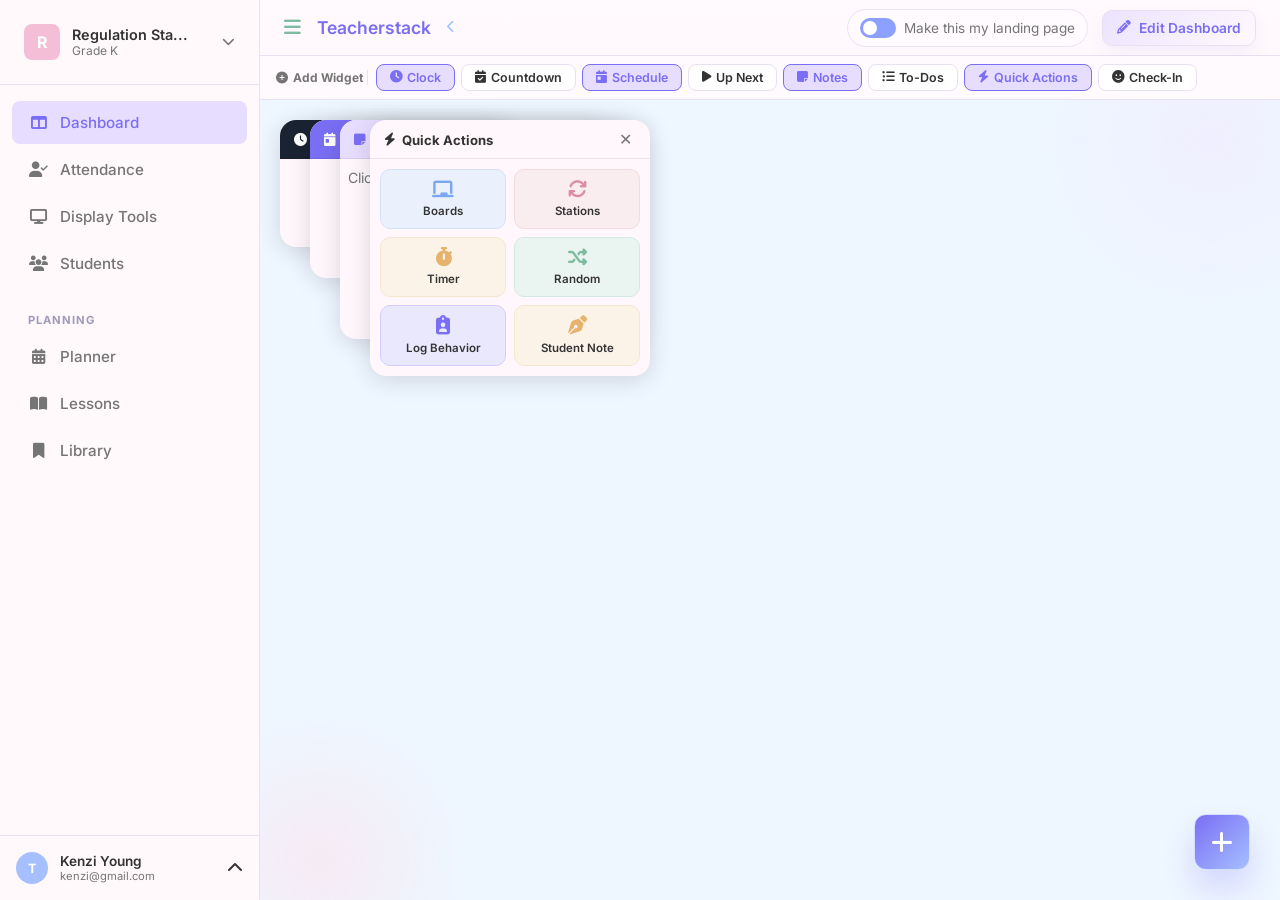
<file: My First Web App/Teacher Command Center/index.html>
<!DOCTYPE html>
<html lang="en">
<head>
    <meta charset="UTF-8">
    <meta name="viewport" content="width=device-width, initial-scale=1.0">
    <title>Teacher Command Center</title>
    <script>
        const allowedPages = new Set(['dashboard.html']);
        const storedLandingPage = localStorage.getItem('teacherstack-landing-page') || 'dashboard.html';
        const landingPage = allowedPages.has(storedLandingPage) ? storedLandingPage : 'dashboard.html';
        window.location.replace(landingPage);
    </script>
</head>
<body>
    <p>Redirecting to <a href="dashboard.html">dashboard.html</a>...</p>
</body>
</html>
</file>
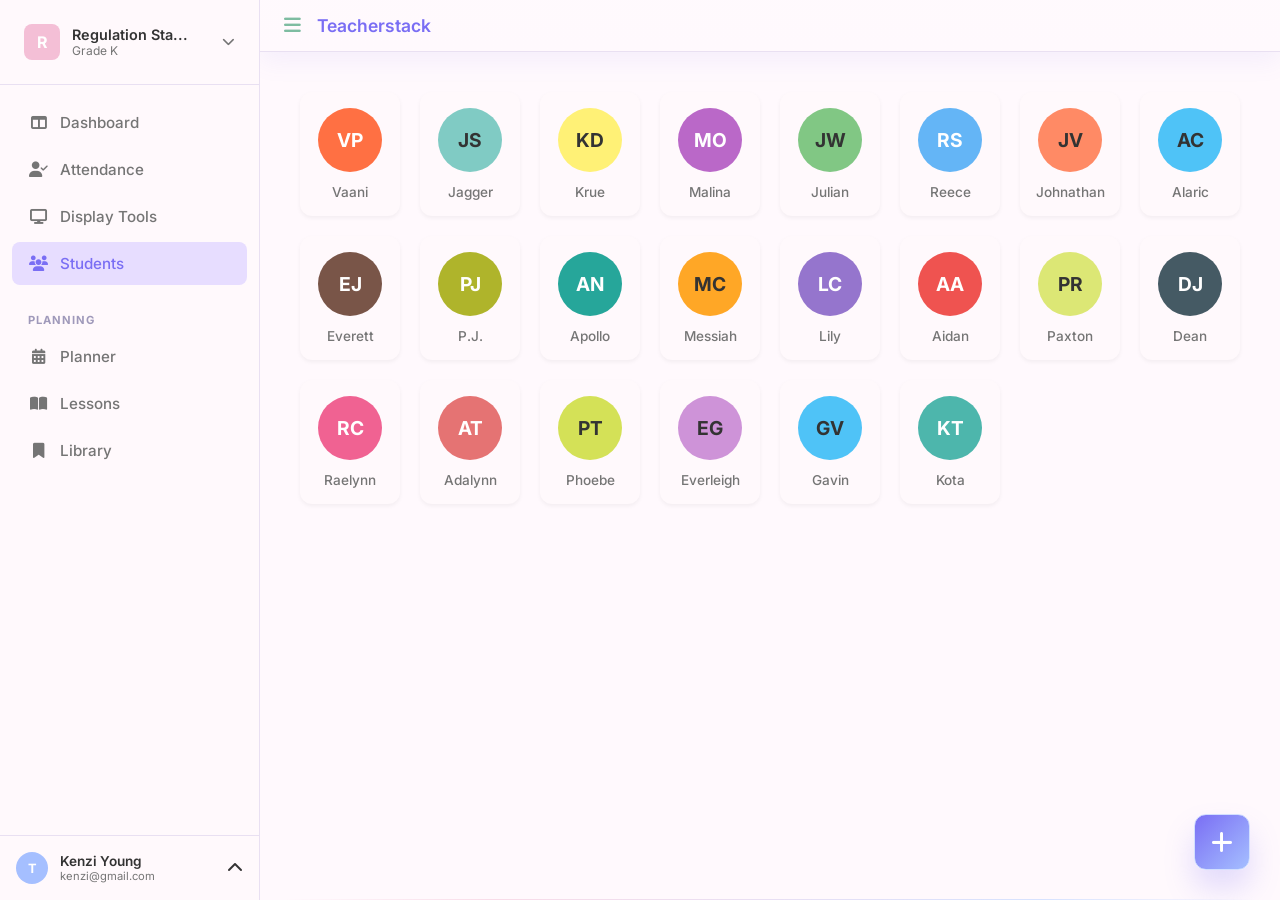
<file: My First Web App/Teacher Command Center/students.html>
<!DOCTYPE html>
<html lang="en">
<head>
    <meta charset="UTF-8">
    <meta name="viewport" content="width=device-width, initial-scale=1.0">
    <title>Teacherstack - Students</title>
    <link rel="stylesheet" href="dashboard.css">
    <link rel="stylesheet" href="students.css">
    <link rel="preconnect" href="https://fonts.googleapis.com">
    <link rel="preconnect" href="https://fonts.gstatic.com" crossorigin>
    <link href="https://fonts.googleapis.com/css2?family=Inter:wght@300;400;500;600;700&display=swap" rel="stylesheet">
    <link rel="stylesheet" href="https://cdnjs.cloudflare.com/ajax/libs/font-awesome/6.4.0/css/all.min.css">
</head>
<body>
    <div class="app-container">
        <!-- Sidebar -->
        <aside class="sidebar">
            <div class="sidebar-header">
                <div class="profile-icon">R</div>
                <div class="class-info">
                    <span class="class-name">Regulation Sta...</span>
                    <span class="grade">Grade K</span>
                </div>
                <i class="fa-solid fa-chevron-down toggle-icon" aria-hidden="true"></i>
            </div>
            
            <nav class="sidebar-nav">
                <a href="dashboard.html" class="nav-item">
                    <i class="fa-solid fa-table-columns" aria-hidden="true"></i>
                    <span>Dashboard</span>
                </a>
                <a href="attendance.html" class="nav-item">
                    <i class="fa-solid fa-user-check" aria-hidden="true"></i>
                    <span>Attendance</span>
                </a>
                <a href="whiteboard.html" class="nav-item">
                    <i class="fa-solid fa-display" aria-hidden="true"></i>
                    <span>Display Tools</span>
                </a>
                <a href="students.html" class="nav-item active">
                    <i class="fa-solid fa-users" aria-hidden="true"></i>
                    <span>Students</span>
                </a>
                
                <div class="nav-section">PLANNING</div>
                <a href="planner.html" class="nav-item">
                    <i class="fa-solid fa-calendar-days" aria-hidden="true"></i>
                    <span>Planner</span>
                </a>
                <a href="lessons.html" class="nav-item">
                    <i class="fa-solid fa-book-open" aria-hidden="true"></i>
                    <span>Lessons</span>
                </a>
                <a href="library.html" class="nav-item">
                    <i class="fa-solid fa-bookmark" aria-hidden="true"></i>
                    <span>Library</span>
                </a>
            </nav>
            
            <div class="sidebar-footer user-profile">
                <div class="user-avatar">T</div>
                <div class="user-info">
                    <span class="user-name">Kenzi Young</span>
                    <span class="user-email">kenzi@gmail.com</span>
                </div>
                <i class="fa-solid fa-chevron-up" aria-hidden="true"></i>
            </div>
        </aside>

        <!-- Main Content -->
        <main class="main-content light-bg">
            <header class="top-nav">
                <div class="nav-left">
                    <i class="fa-solid fa-bars menu-toggle" aria-hidden="true"></i>
                    <span class="brand-name">Teacherstack</span>
                </div>
            </header>

            <div class="students-container">
                <h1 class="sr-only">Students</h1>
                <div class="student-grid" id="student-grid">
                    <!-- Students will be generated here -->
                </div>
            </div>

            <!-- Floating Action Buttons -->
            <div class="fab-container" id="fab-container">
                <button class="fab-text"><i class="fa-solid fa-clipboard-user" aria-hidden="true"></i> Log Behavior</button>
                <button class="fab-text"><i class="fa-solid fa-pen-nib" aria-hidden="true"></i> Student Note</button>
                <button class="bottom-right-toggle" id="fab-toggle-close" aria-label="Close action menu">
                    <i class="fa-solid fa-xmark" aria-hidden="true"></i>
                </button>
                <button class="fab-main" id="fab-toggle-open" aria-label="Open action menu">
                    <i class="fa-solid fa-plus" aria-hidden="true"></i>
                </button>
            </div>
        </main>
    </div>


<!-- ===== Student Detail Modal ===== -->
<div id="student-modal" style="display:none;position:fixed;inset:0;background:rgba(0,0,0,0.45);z-index:2000;align-items:center;justify-content:center;" onclick="if(event.target===this)closeStudentModal()">
  <div style="background:#fff;border-radius:18px;padding:0;width:420px;max-width:96vw;max-height:88vh;display:flex;flex-direction:column;box-shadow:0 24px 48px rgba(0,0,0,0.22);overflow:hidden;">
    <div id="student-modal-header" style="padding:24px 24px 16px;display:flex;align-items:center;gap:16px;">
      <div id="sm-avatar" style="width:52px;height:52px;border-radius:50%;display:flex;align-items:center;justify-content:center;font-size:1.25rem;font-weight:700;flex-shrink:0;"></div>
      <div style="flex:1;">
        <div id="sm-name" style="font-size:1.2rem;font-weight:700;color:#222;"></div>
        <div id="sm-stats" style="font-size:0.8rem;color:#888;margin-top:2px;"></div>
      </div>
      <button onclick="closeStudentModal()" style="background:none;border:none;cursor:pointer;font-size:1.3rem;color:#aaa;padding:4px;">✕</button>
    </div>
    <div style="display:flex;gap:8px;padding:0 24px 12px;">
    <button onclick="openBehaviorForCurrentStudent()" style="flex:1;background:#ede9fe;color:#6366f1;border:none;border-radius:10px;padding:9px;font-size:0.85rem;font-weight:600;cursor:pointer;"><i class="fa-solid fa-clipboard-user"></i> Log Behavior</button>
    <button onclick="openNoteForCurrentStudent()" style="flex:1;background:#fef3c7;color:#d97706;border:none;border-radius:10px;padding:9px;font-size:0.85rem;font-weight:600;cursor:pointer;"><i class="fa-solid fa-pen-nib"></i> Add Note</button>
    </div>
    <div style="flex:1;overflow-y:auto;padding:0 24px 20px;">
      <div style="font-size:0.78rem;font-weight:600;color:#aaa;text-transform:uppercase;letter-spacing:.06em;margin-bottom:8px;">Recent Activity</div>
      <div id="sm-activity" style="display:flex;flex-direction:column;gap:6px;"></div>
    </div>
  </div>
</div>

<!-- ===== Log Behavior Modal ===== -->
<div id="behavior-modal" style="display:none;position:fixed;inset:0;background:rgba(0,0,0,0.45);z-index:3000;align-items:center;justify-content:center;" onclick="if(event.target===this)closeBehaviorModal()">
  <div style="background:#fff;border-radius:18px;padding:24px;width:400px;max-width:96vw;display:flex;flex-direction:column;gap:14px;box-shadow:0 24px 48px rgba(0,0,0,0.22);">
    <div style="display:flex;align-items:center;justify-content:space-between;">
      <span style="font-size:1.05rem;font-weight:700;"><i class="fa-solid fa-clipboard-user" style="color:#6366f1;margin-right:8px;"></i>Log Behavior</span>
      <button onclick="closeBehaviorModal()" style="background:none;border:none;cursor:pointer;font-size:1.2rem;color:#aaa;">✕</button>
    </div>
    <div>
      <label style="font-size:0.78rem;color:#888;display:block;margin-bottom:5px;">Student</label>
      <select id="beh-student" style="width:100%;padding:10px 12px;border:1.5px solid #e0e0e0;border-radius:10px;font-family:inherit;font-size:0.9rem;outline:none;"></select>
    </div>
    <div>
      <label style="font-size:0.78rem;color:#888;display:block;margin-bottom:6px;">Behavior</label>
      <div id="beh-options" style="display:flex;flex-wrap:wrap;gap:6px;"></div>
    </div>
    <div>
      <label style="font-size:0.78rem;color:#888;display:block;margin-bottom:5px;">Note (optional)</label>
      <input id="beh-note" type="text" placeholder="Add a note..." style="width:100%;box-sizing:border-box;padding:10px 12px;border:1.5px solid #e0e0e0;border-radius:10px;font-family:inherit;font-size:0.9rem;outline:none;">
    </div>
    <button onclick="saveBehavior()" style="background:#6366f1;color:#fff;border:none;border-radius:10px;padding:11px;font-size:0.95rem;font-weight:600;cursor:pointer;">Save</button>
  </div>
</div>

<!-- ===== Student Note Modal ===== -->
<div id="note-modal" style="display:none;position:fixed;inset:0;background:rgba(0,0,0,0.45);z-index:3000;align-items:center;justify-content:center;" onclick="if(event.target===this)closeNoteModal()">
  <div style="background:#fff;border-radius:18px;padding:24px;width:400px;max-width:96vw;display:flex;flex-direction:column;gap:14px;box-shadow:0 24px 48px rgba(0,0,0,0.22);">
    <div style="display:flex;align-items:center;justify-content:space-between;">
      <span style="font-size:1.05rem;font-weight:700;"><i class="fa-solid fa-pen-nib" style="color:#d97706;margin-right:8px;"></i>Student Note</span>
      <button onclick="closeNoteModal()" style="background:none;border:none;cursor:pointer;font-size:1.2rem;color:#aaa;">✕</button>
    </div>
    <div>
      <label style="font-size:0.78rem;color:#888;display:block;margin-bottom:5px;">Student</label>
      <select id="note-student" style="width:100%;padding:10px 12px;border:1.5px solid #e0e0e0;border-radius:10px;font-family:inherit;font-size:0.9rem;outline:none;"></select>
    </div>
    <div>
      <label style="font-size:0.78rem;color:#888;display:block;margin-bottom:5px;">Note</label>
      <textarea id="note-text" placeholder="Write a note about this student..." style="width:100%;box-sizing:border-box;padding:10px 12px;border:1.5px solid #e0e0e0;border-radius:10px;font-family:inherit;font-size:0.9rem;outline:none;resize:vertical;min-height:90px;"></textarea>
    </div>
    <button onclick="saveStudentNote()" style="background:#d97706;color:#fff;border:none;border-radius:10px;padding:11px;font-size:0.95rem;font-weight:600;cursor:pointer;">Save Note</button>
  </div>
</div>

    <script src="students.js"></script>
    <script>
        function getStudentList() {
            return (typeof students !== 'undefined' && Array.isArray(students)) ? students : [];
        }

        function getSafeContrastColor(color) {
            return typeof getContrastColor === 'function' ? getContrastColor(color) : '#ffffff';
        }

        function readStoredJSON(key, fallback) {
            try {
                const value = localStorage.getItem(key);
                return value ? JSON.parse(value) : fallback;
            } catch (e) {
                return fallback;
            }
        }

        // ===== Render student grid =====
        const grid = document.getElementById('student-grid');
        const studentList = getStudentList();
        if (studentList.length === 0) {
            grid.innerHTML = '<p style="grid-column:1 / -1;color:#999;text-align:center;padding:24px 0;">Student roster unavailable.</p>';
        }
        studentList.forEach(s => {
            const card = document.createElement('button');
            card.className = 'student-card';
            card.setAttribute('aria-label', `Student: ${s.name}`);
            const textColor = getSafeContrastColor(s.color);
            card.innerHTML = `
                <div class="student-avatar" style="background-color: ${s.color}; color: ${textColor}" aria-hidden="true">${s.initials}</div>
                <div class="student-name">${s.name}</div>
            `;
            card.addEventListener('click', () => openStudentModal(s));
            grid.appendChild(card);
        });

        // FAB toggle
        const fabContainer = document.getElementById('fab-container');
        const fabOpen = document.getElementById('fab-toggle-open');
        const fabClose = document.getElementById('fab-toggle-close');
        if (fabOpen && fabClose && fabContainer) {
            fabOpen.addEventListener('click', () => fabContainer.classList.add('active'));
            fabClose.addEventListener('click', () => fabContainer.classList.remove('active'));
        }
        document.querySelectorAll('.fab-text').forEach(btn => {
            btn.addEventListener('click', () => {
                fabContainer.classList.remove('active');
                if (btn.querySelector('.fa-clipboard-user')) openLogBehavior(null);
                else openStudentNote(null);
            });
        });

        (function applyShellSettings() {
            const className = localStorage.getItem('dash-class-name');
            const grade = localStorage.getItem('dash-grade');
            const teacher = localStorage.getItem('dash-teacher');
            const email = localStorage.getItem('dash-email');

            if (className) document.querySelectorAll('.class-name').forEach(el => el.textContent = className);
            if (grade) document.querySelectorAll('.grade').forEach(el => el.textContent = grade);
            if (teacher) document.querySelectorAll('.user-name').forEach(el => el.textContent = teacher);
            if (email) document.querySelectorAll('.user-email').forEach(el => el.textContent = email);
        })();

        // ===== Student data helpers =====
        let currentStudent = null;
        const BEHAVIORS_POS = [
            {label:'Great listener',icon:'👂'},{label:'Good helper',icon:'🤝'},
            {label:'Kind friend',icon:'❤️'},{label:'Hard worker',icon:'💪'},
            {label:'Good effort',icon:'⭐'},{label:'Following directions',icon:'✅'}
        ];
        const BEHAVIORS_NEG = [
            {label:'Off task',icon:'😶'},{label:'Disruptive',icon:'📢'},
            {label:'Not following directions',icon:'🚫'},{label:'Unkind',icon:'😠'},
            {label:'Out of seat',icon:'🪑'}
        ];
        let selectedBehavior = null;

        function getStudentLog(name) { return readStoredJSON('slog-' + name, []); }
        function saveStudentLog(name, log) { localStorage.setItem('slog-' + name, JSON.stringify(log)); }

        // ===== Student detail modal =====
        function openStudentModal(s) {
            currentStudent = s;
            const textColor = getSafeContrastColor(s.color);
            document.getElementById('sm-avatar').style.cssText = `width:52px;height:52px;border-radius:50%;display:flex;align-items:center;justify-content:center;font-size:1.25rem;font-weight:700;flex-shrink:0;background:${s.color};color:${textColor}`;
            document.getElementById('sm-avatar').textContent = s.initials;
            document.getElementById('sm-name').textContent = s.name;
            renderStudentActivity(s.name);
            document.getElementById('student-modal').style.display = 'flex';
        }
        function closeStudentModal() {
            currentStudent = null;
            document.getElementById('student-modal').style.display = 'none';
        }

        function openBehaviorForCurrentStudent() {
            const selectedStudent = currentStudent;
            closeStudentModal();
            openLogBehavior(selectedStudent);
        }

        function openNoteForCurrentStudent() {
            const selectedStudent = currentStudent;
            closeStudentModal();
            openStudentNote(selectedStudent);
        }

        function renderStudentActivity(name) {
            const log = getStudentLog(name).slice().reverse();
            const el = document.getElementById('sm-activity');
            const pos = log.filter(e => e.type === 'pos').length;
            const neg = log.filter(e => e.type === 'neg').length;
            document.getElementById('sm-stats').textContent = `${pos} positive · ${neg} needs work · ${log.filter(e=>e.type==='note').length} notes`;
            if (log.length === 0) {
                el.innerHTML = '<p style="color:#bbb;font-size:0.85rem;text-align:center;padding:16px 0;">No entries yet</p>';
                return;
            }
            const colors = {pos:'#dcfce7',neg:'#fee2e2',note:'#fef3c7'};
            const tcolors = {pos:'#16a34a',neg:'#dc2626',note:'#d97706'};
            const icons = {pos:'fa-circle-check',neg:'fa-circle-exclamation',note:'fa-note-sticky'};
            el.innerHTML = '';
            log.slice(0, 20).forEach(entry => {
                const row = document.createElement('div');
                row.style.cssText = `display:flex;align-items:flex-start;gap:10px;padding:8px 10px;border-radius:10px;background:${colors[entry.type] || '#f3f4f6'};`;

                const icon = document.createElement('i');
                icon.className = `fa-solid ${icons[entry.type] || 'fa-note-sticky'}`;
                icon.style.cssText = `color:${tcolors[entry.type] || '#666'};margin-top:2px;flex-shrink:0;`;

                const info = document.createElement('div');
                info.style.cssText = 'flex:1;min-width:0;';

                const title = document.createElement('div');
                title.style.cssText = 'font-size:0.85rem;font-weight:600;color:#333;';
                title.textContent = `${entry.icon || ''} ${entry.label || entry.text || ''}`.trim();
                info.appendChild(title);

                if (entry.note) {
                    const note = document.createElement('div');
                    note.style.cssText = 'font-size:0.78rem;color:#666;margin-top:2px;';
                    note.textContent = entry.note;
                    info.appendChild(note);
                }

                const date = document.createElement('div');
                date.style.cssText = 'font-size:0.72rem;color:#aaa;margin-top:2px;';
                date.textContent = new Date(entry.date).toLocaleString('en-US', {
                    month: 'short',
                    day: 'numeric',
                    hour: '2-digit',
                    minute: '2-digit'
                });
                info.appendChild(date);

                row.appendChild(icon);
                row.appendChild(info);
                el.appendChild(row);
            });
        }

        // ===== Log Behavior modal =====
        function populateStudentSelect(selectId, preselect) {
            const sel = document.getElementById(selectId);
            const list = getStudentList();
            if (list.length === 0) {
                sel.innerHTML = '<option value="">Student roster unavailable</option>';
                sel.disabled = true;
                return false;
            }
            sel.disabled = false;
            sel.innerHTML = list.map(s => `<option value="${s.name}" ${s.name===preselect?'selected':''}>${s.name}</option>`).join('');
            return true;
        }
        function openLogBehavior(s) {
            selectedBehavior = null;
            if (!populateStudentSelect('beh-student', s ? s.name : null)) {
                alert('Student roster unavailable.');
                return;
            }
            document.getElementById('beh-note').value = '';
            const opts = document.getElementById('beh-options');
            opts.innerHTML = [
                '<div style="width:100%;font-size:0.75rem;color:#16a34a;font-weight:600;margin-bottom:2px;">Positive</div>',
                ...BEHAVIORS_POS.map(b => `<button type="button" class="beh-btn pos" data-label="${b.label}" data-icon="${b.icon}" data-type="pos" style="background:#f0fdf4;border:2px solid #bbf7d0;border-radius:8px;padding:5px 10px;font-size:0.78rem;cursor:pointer;">${b.icon} ${b.label}</button>`),
                '<div style="width:100%;font-size:0.75rem;color:#dc2626;font-weight:600;margin:6px 0 2px;">Needs Work</div>',
                ...BEHAVIORS_NEG.map(b => `<button type="button" class="beh-btn neg" data-label="${b.label}" data-icon="${b.icon}" data-type="neg" style="background:#fff0f0;border:2px solid #fecaca;border-radius:8px;padding:5px 10px;font-size:0.78rem;cursor:pointer;">${b.icon} ${b.label}</button>`)
            ].join('');
            opts.querySelectorAll('.beh-btn').forEach(btn => {
                btn.addEventListener('click', () => {
                    opts.querySelectorAll('.beh-btn').forEach(b => b.style.borderColor = b.dataset.type==='pos'?'#bbf7d0':'#fecaca');
                    btn.style.borderColor = btn.dataset.type==='pos' ? '#16a34a' : '#dc2626';
                    selectedBehavior = {label:btn.dataset.label, icon:btn.dataset.icon, type:btn.dataset.type};
                });
            });
            document.getElementById('behavior-modal').style.display = 'flex';
        }
        function closeBehaviorModal() {
            selectedBehavior = null;
            document.getElementById('behavior-modal').style.display = 'none';
        }
        function saveBehavior() {
            if (!selectedBehavior) { alert('Please select a behavior.'); return; }
            const name = document.getElementById('beh-student').value;
            if (!name) { alert('Student roster unavailable.'); return; }
            const note = document.getElementById('beh-note').value.trim();
            const log = getStudentLog(name);
            log.push({ type: selectedBehavior.type, label: selectedBehavior.label, icon: selectedBehavior.icon, note, date: new Date().toISOString() });
            saveStudentLog(name, log);
            closeBehaviorModal();
            if (currentStudent && currentStudent.name === name) renderStudentActivity(name);
        }

        // ===== Student Note modal =====
        function openStudentNote(s) {
            if (!populateStudentSelect('note-student', s ? s.name : null)) {
                alert('Student roster unavailable.');
                return;
            }
            document.getElementById('note-text').value = '';
            document.getElementById('note-modal').style.display = 'flex';
            setTimeout(() => document.getElementById('note-text').focus(), 50);
        }
        function closeNoteModal() { document.getElementById('note-modal').style.display = 'none'; }
        function saveStudentNote() {
            const name = document.getElementById('note-student').value;
            if (!name) { alert('Student roster unavailable.'); return; }
            const text = document.getElementById('note-text').value.trim();
            if (!text) { document.getElementById('note-text').focus(); return; }
            const log = getStudentLog(name);
            log.push({ type: 'note', text, date: new Date().toISOString() });
            saveStudentLog(name, log);
            closeNoteModal();
            if (currentStudent && currentStudent.name === name) renderStudentActivity(name);
        }
    </script>
</body>
</html>
</file>
<file: My First Web App/Teacher Command Center/dashboard.css>
.hidden { display: none !important; }

:root {
    --sidebar-width: 260px;
    --sidebar-bg: #fff9fc;
    --main-bg: #eef6ff;
    --accent-blue: #e7ddff;
    --text-active: #7a6ef4;
    --text-main: #333333;
    --text-muted: #757575;
    --border-color: #e9e0f2;
    --card-bg: #fff7fb;
    --content-card-bg: #f8fbff;
    --top-nav-bg: #fff9fd;
    --text-header: #444444;
    
    /* Elevation */
    --shadow-sm: 0 2px 4px rgba(0,0,0,0.05);
    --shadow-md: 0 4px 12px rgba(0,0,0,0.1);
    --fab-shadow: 0 4px 12px rgba(0,0,0,0.2);
    
    /* Profile & UI Colors */
    --profile-icon-bg: #f4bfd6;
    --avatar-bg: #a5bfff;
    --nav-hover-bg: #f5efff;
    --back-icon-color: #9bc7ff;
    --slider-bg: #ddd5ea;
    --slider-checked-bg: #8ea0ff;
    
    /* Widget Colors */
    --clock-bg: #1a2332;
    --countdown-bg: #2e7d6b;
    --notes-bg: #b3b1bd;
    
    /* Action Card Colors */
    --color-blue: #7aa7ef;
    --color-red: #db8ea3;
    --color-orange: #e6b36f;
    --color-green: #7ebca1;
    --color-grey: #9f99ba;
    --color-dark-grey: #5c5670;
    --color-teal: #72c5be;
}

/* Utilities */
.sr-only {
    position: absolute;
    width: 1px;
    height: 1px;
    padding: 0;
    margin: -1px;
    overflow: hidden;
    clip: rect(0, 0, 0, 0);
    white-space: nowrap;
    border-width: 0;
}

* {
    margin: 0;
    padding: 0;
    box-sizing: border-box;
}

button:focus-visible,
input:focus-visible,
textarea:focus-visible,
select:focus-visible,
a:focus-visible {
  outline: 3px solid var(--text-active, #1976d2);
  outline-offset: 2px;
}

body {
    font-family: 'Inter', system-ui, -apple-system, BlinkMacSystemFont, sans-serif;
    background: linear-gradient(180deg, var(--main-bg) 0%, var(--content-card-bg) 100%);
    color: var(--text-main);
    overflow: hidden;
    min-height: 100dvh;
}

.settings-theme-grid {
    display: grid;
    grid-template-columns: repeat(2, minmax(0, 1fr));
    gap: 10px;
}

.theme-swatch {
    display: flex;
    flex-direction: column;
    align-items: flex-start;
    gap: 8px;
    padding: 10px;
    border: 1.5px solid var(--border-color);
    border-radius: 12px;
    background: #fff;
    color: var(--text-main);
    cursor: pointer;
    transition: border-color 0.15s ease, transform 0.15s ease, box-shadow 0.15s ease;
    font-family: inherit;
}

.theme-swatch:hover {
    transform: translateY(-1px);
    box-shadow: var(--shadow-sm);
}

.theme-swatch.active {
    border-color: var(--text-active);
    box-shadow: 0 0 0 3px rgba(122, 110, 244, 0.14);
}

.theme-swatch-preview {
    width: 100%;
    height: 34px;
    border-radius: 10px;
    border: 1px solid rgba(0,0,0,0.05);
}

.theme-swatch-label {
    font-size: 0.82rem;
    font-weight: 600;
}

.theme-preview-pastel {
    background: linear-gradient(135deg, #f8c9dd 0%, #cde7ff 45%, #dff5e8 100%);
}

.theme-preview-blush {
    background: linear-gradient(135deg, #ffdce8 0%, #ffeef4 55%, #f6d4e2 100%);
}

.theme-preview-sky {
    background: linear-gradient(135deg, #dff0ff 0%, #eef7ff 55%, #cfe4ff 100%);
}

.theme-preview-mint {
    background: linear-gradient(135deg, #ddf5ec 0%, #eefcf6 55%, #cceee0 100%);
}

.theme-preview-lavender {
    background: linear-gradient(135deg, #eadfff 0%, #f4efff 55%, #d9cbff 100%);
}

.app-container {
    display: flex;
    height: 100dvh;
}

/* Sidebar Styling */
.sidebar {
    width: var(--sidebar-width);
    background-color: var(--sidebar-bg);
    border-right: 1px solid var(--border-color);
    display: flex;
    flex-direction: column;
    z-index: 100;
}

.sidebar-header {
    padding: 24px;
    display: flex;
    align-items: center;
    gap: 12px;
    border-bottom: 1px solid var(--border-color);
}

.profile-icon {
    width: 36px;
    height: 36px;
    background-color: var(--profile-icon-bg);
    color: white;
    border-radius: 8px;
    display: flex;
    align-items: center;
    justify-content: center;
    font-weight: bold;
}

.class-info {
    flex: 1;
    display: flex;
    flex-direction: column;
}

.class-name {
    font-size: 0.9rem;
    font-weight: 600;
    white-space: nowrap;
    overflow: hidden;
    text-overflow: ellipsis;
}

.grade {
    font-size: 0.75rem;
    color: var(--text-muted);
}

.toggle-icon {
    font-size: 0.8rem;
    color: var(--text-muted);
}

.sidebar-nav {
    flex: 1;
    padding: 16px 12px;
    overflow-y: auto;
}

.nav-item {
    display: flex;
    align-items: center;
    gap: 12px;
    padding: 12px 16px;
    text-decoration: none;
    color: var(--text-muted);
    border-radius: 8px;
    margin-bottom: 4px;
    font-size: 0.95rem;
    font-weight: 500;
    transition: background-color 0.2s ease, color 0.2s ease, transform 0.1s ease;
}

.nav-item i {
    width: 20px;
    text-align: center;
}

.nav-item:hover {
    background-color: var(--nav-hover-bg);
}

.nav-item.active {
    background-color: var(--accent-blue);
    color: var(--text-active);
}

.nav-section {
    padding: 24px 16px 8px;
    font-size: 0.7rem;
    font-weight: 700;
    color: var(--color-grey);
    letter-spacing: 1px;
}

.sidebar-footer {
    padding: 16px;
    border-top: 1px solid var(--border-color);
    display: flex;
    align-items: center;
    gap: 12px;
}

.user-avatar {
    width: 32px;
    height: 32px;
    background-color: var(--avatar-bg);
    color: white;
    border-radius: 50%;
    display: flex;
    align-items: center;
    justify-content: center;
    font-weight: bold;
    font-size: 0.8rem;
}

.user-info {
    flex: 1;
    display: flex;
    flex-direction: column;
}

.user-name {
    font-size: 0.85rem;
    font-weight: 600;
}

.user-email {
    font-size: 0.7rem;
    color: var(--text-muted);
}

/* Main Content Styling */
.main-content {
    flex: 1;
    display: flex;
    flex-direction: column;
    position: relative;
    overflow: hidden;
    min-height: 0;
}

.top-nav {
    height: 56px;
    background: linear-gradient(180deg, color-mix(in srgb, var(--top-nav-bg) 92%, white 8%) 0%, var(--top-nav-bg) 100%);
    display: flex;
    align-items: center;
    justify-content: space-between;
    padding: 0 24px;
    border-bottom: 1px solid var(--border-color);
    box-shadow: 0 10px 24px rgba(122, 110, 244, 0.08);
}

.top-nav::after {
    content: "";
    position: absolute;
    inset: auto 24px 0;
    height: 1px;
    background: linear-gradient(90deg, transparent 0%, color-mix(in srgb, var(--profile-icon-bg) 55%, white 45%) 22%, color-mix(in srgb, var(--avatar-bg) 45%, white 55%) 78%, transparent 100%);
    pointer-events: none;
}

.nav-left {
    display: flex;
    align-items: center;
    gap: 16px;
}

.menu-toggle {
    color: var(--color-green);
    font-size: 1.2rem;
    cursor: pointer;
}

.brand-name {
    font-weight: 600;
    color: var(--text-active);
    font-size: 1.1rem;
}

.back-icon {
    color: var(--back-icon-color);
    font-size: 0.8rem;
    cursor: pointer;
}

.nav-right {
    display: flex;
    align-items: center;
    gap: 14px;
}

.landing-toggle {
    display: flex;
    align-items: center;
    gap: 8px;
    font-size: 0.85rem;
    color: var(--text-muted);
    padding: 8px 12px;
    border-radius: 999px;
    background: color-mix(in srgb, var(--top-nav-bg) 72%, white 28%);
    border: 1px solid color-mix(in srgb, var(--border-color) 88%, white 12%);
}

/* Toggle Switch */
.switch {
    position: relative;
    display: inline-block;
    width: 36px;
    height: 20px;
}

.switch input {
    opacity: 0;
    width: 0;
    height: 0;
}

.slider {
    position: absolute;
    cursor: pointer;
    top: 0;
    left: 0;
    right: 0;
    bottom: 0;
    background-color: var(--slider-bg);
    transition: background-color 0.4s;
}

.slider:before {
    position: absolute;
    content: "";
    height: 14px;
    width: 14px;
    left: 3px;
    bottom: 3px;
    background-color: white;
    transition: transform 0.4s;
}

input:checked + .slider {
    background-color: var(--slider-checked-bg);
}

.slider.round {
    border-radius: 34px;
}

.slider.round:before {
    border-radius: 50%;
}

.edit-btn {
    padding: 9px 14px;
    background: linear-gradient(135deg, color-mix(in srgb, var(--accent-blue) 82%, white 18%) 0%, var(--top-nav-bg) 100%);
    border: 1.5px solid var(--border-color);
    border-radius: 10px;
    color: var(--text-active);
    font-size: 0.86rem;
    font-weight: 600;
    cursor: pointer;
    font-family: inherit;
    display: flex;
    align-items: center;
    gap: 8px;
    box-shadow: 0 8px 18px rgba(122, 110, 244, 0.08);
    transition: transform 0.15s ease, box-shadow 0.15s ease, border-color 0.15s ease;
}

.edit-btn:hover {
    transform: translateY(-1px);
    border-color: var(--text-active);
    box-shadow: 0 12px 24px rgba(122, 110, 244, 0.14);
}

.widget-canvas::before,
.widget-canvas::after {
    content: "";
    position: absolute;
    border-radius: 999px;
    pointer-events: none;
    filter: blur(4px);
    opacity: 0.65;
}

.widget-canvas::before {
    width: 320px;
    height: 320px;
    top: -120px;
    right: -90px;
    background: radial-gradient(circle, color-mix(in srgb, var(--accent-blue) 58%, white 42%) 0%, rgba(255,255,255,0) 72%);
}

.widget-canvas::after {
    width: 280px;
    height: 280px;
    bottom: -100px;
    left: -80px;
    background: radial-gradient(circle, color-mix(in srgb, var(--profile-icon-bg) 42%, white 58%) 0%, rgba(255,255,255,0) 72%);
}

/* Dashboard Grid */
.dashboard-grid {
    padding: 24px;
    display: flex;
    flex-direction: column;
    gap: 24px;
}

.action-row {
    display: grid;
    grid-template-columns: repeat(6, 1fr) 280px;
    gap: 16px;
}

.action-card {
    background-color: var(--card-bg);
    border-radius: 12px;
    padding: 24px 16px;
    display: flex;
    flex-direction: column;
    align-items: center;
    justify-content: center;
    gap: 12px;
    cursor: pointer;
    transition: transform 0.2s;
    border: none;
    border-top: 5px solid transparent;
    font-family: inherit;
}

.action-card:hover {
    transform: translateY(-2px);
}

.action-card i {
    font-size: 1.5rem;
    color: var(--text-main);
}

.action-card span {
    font-size: 0.85rem;
    font-weight: 600;
    color: var(--text-header);
}

.border-blue { border-top-color: var(--color-blue); }
.border-red { border-top-color: var(--color-red); }
.border-orange { border-top-color: var(--color-orange); }
.border-green { border-top-color: var(--color-green); }
.border-grey { border-top-color: var(--color-grey); }
.border-dark-grey { border-top-color: var(--color-dark-grey); }
.border-teal { border-top-color: var(--color-teal); }

.clock-card {
    background-color: var(--clock-bg);
    border-radius: 12px;
    padding: 24px;
    display: flex;
    flex-direction: column;
    align-items: center;
    justify-content: center;
    color: white;
}

.clock-card .time {
    font-size: 2.2rem;
    font-weight: 300;
}

.clock-card .date {
    font-size: 0.9rem;
    opacity: 0.7;
    margin-top: 8px;
}

/* Content Area */
.content-row {
    display: grid;
    grid-template-columns: 1fr 1fr;
    gap: 24px;
}

.large-card {
    background-color: var(--content-card-bg);
    border-radius: 16px;
    min-height: 400px;
    padding: 20px;
    display: flex;
    flex-direction: column;
}

.card-header {
    display: flex;
    align-items: center;
    gap: 10px;
    font-size: 0.9rem;
    font-weight: 600;
    color: var(--text-header);
    margin-bottom: 20px;
}

.empty-state {
    flex: 1;
    display: flex;
    flex-direction: column;
    align-items: center;
    justify-content: center;
    color: var(--color-grey);
}

.empty-state i {
    font-size: 3rem;
    margin-bottom: 16px;
    opacity: 0.5;
}

.empty-state p {
    font-size: 0.9rem;
}

/* Footer Widgets */
.footer-row {
    display: grid;
    grid-template-columns: 280px 1fr;
    gap: 24px;
}

.countdown-card {
    background-color: var(--countdown-bg);
    border-radius: 16px;
    padding: 24px;
    color: white;
    text-align: center;
}

.countdown-label {
    display: flex;
    align-items: center;
    justify-content: center;
    gap: 8px;
    font-size: 0.8rem;
    font-weight: 500;
}

.countdown-value {
    font-size: 5rem;
    font-weight: 700;
    margin: 10px 0;
}

.countdown-unit {
    font-size: 1rem;
    opacity: 0.9;
}

.countdown-footer {
    margin-top: 16px;
    font-size: 0.85rem;
    opacity: 0.8;
}

.notes-card {
    background-color: var(--notes-bg);
    border-radius: 16px;
    padding: 20px;
}

.notes-card textarea {
    width: 100%;
    height: 150px;
    background: transparent;
    border: none;
    outline: none;
    resize: none;
    font-family: inherit;
    font-size: 1rem;
    color: var(--text-header);
}

/* Floating Action Buttons */
.fab-container {
    position: fixed;
    bottom: 30px;
    right: 30px;
    display: flex;
    flex-direction: column;
    align-items: flex-end;
    gap: 12px;
    z-index: 1200;
}

.fab-text {
    background: color-mix(in srgb, var(--card-bg) 86%, white 14%);
    color: var(--text-active);
    border: 1px solid var(--border-color);
    padding: 10px 20px;
    border-radius: 24px;
    font-weight: 600;
    font-size: 0.9rem;
    box-shadow: 0 16px 28px rgba(122, 110, 244, 0.12);
    display: flex;
    align-items: center;
    gap: 8px;
    cursor: pointer;
}

.fab-text:hover {
    transform: translateY(-1px);
    box-shadow: 0 20px 34px rgba(122, 110, 244, 0.16);
    border-color: color-mix(in srgb, var(--text-active) 24%, white 76%);
}

.fab-main {
    width: 56px;
    height: 56px;
    background: linear-gradient(135deg, var(--text-active) 0%, var(--avatar-bg) 100%);
    color: white;
    border: 1px solid color-mix(in srgb, var(--avatar-bg) 50%, white 50%);
    border-radius: 12px;
    font-size: 1.5rem;
    box-shadow: 0 18px 30px rgba(122, 110, 244, 0.22);
    cursor: pointer;
    display: flex;
    align-items: center;
    justify-content: center;
    outline: none;
}

.fab-container .fab-text,
.fab-container .bottom-right-toggle {
    display: none;
}

.fab-container.active .fab-text,
.fab-container.active .bottom-right-toggle {
    display: flex;
}

.fab-container.active .fab-main {
    display: none;
}

.bottom-right-toggle {
    background: linear-gradient(135deg, var(--text-active) 0%, var(--avatar-bg) 100%);
    color: white;
    width: 48px;
    height: 48px;
    border-radius: 8px;
    display: flex;
    align-items: center;
    justify-content: center;
    cursor: pointer;
    border: 1px solid color-mix(in srgb, var(--avatar-bg) 50%, white 50%);
    outline: none;
    box-shadow: 0 14px 24px rgba(122, 110, 244, 0.18);
}

@media (max-width: 720px) {
    .top-nav {
        padding: 0 14px;
        height: auto;
        min-height: 56px;
        flex-wrap: wrap;
        gap: 10px;
        padding-top: 10px;
        padding-bottom: 10px;
    }

    .nav-right {
        width: 100%;
        justify-content: space-between;
        gap: 10px;
    }

    .landing-toggle {
        font-size: 0.78rem;
    }

    .edit-btn {
        padding: 8px 12px;
        font-size: 0.8rem;
    }
}

/* Responsive Breakpoints */
@media (max-width: 1100px) {
    .action-row {
        grid-template-columns: repeat(3, 1fr);
    }

    .clock-card {
        grid-column: span 3;
    }

    .content-row, .footer-row {
        grid-template-columns: 1fr;
    }
}

@media (max-width: 600px) {
    .action-row {
        grid-template-columns: repeat(2, 1fr);
    }
    
    .clock-card {
        grid-column: span 2;
    }
}

@media (prefers-reduced-motion: reduce) {
  *,
  *::before,
  *::after {
    animation: none !important;
    transition: none !important;
    scroll-behavior: auto !important;
  }
}
</file>
<file: My First Web App/Teacher Command Center/students.css>
.main-content.light-bg {
    background-color: var(--top-nav-bg);
}

.students-container {
    padding: 40px;
    height: 100%;
    overflow-y: auto;
}

.student-grid {
    display: grid;
    grid-template-columns: repeat(auto-fill, minmax(100px, 1fr));
    gap: 20px;
}

.student-card {
    display: flex;
    flex-direction: column;
    align-items: center;
    gap: 12px;
    padding: 16px;
    background: var(--sidebar-bg);
    border-radius: 12px;
    box-shadow: var(--shadow-sm);
    transition: transform 0.2s, box-shadow 0.2s;
    cursor: pointer;
    border: none;
    font-family: inherit;
    width: 100%;
}

.student-card:hover {
    transform: translateY(-4px);
    box-shadow: var(--shadow-md);
}

.student-avatar {
    width: 64px;
    height: 64px;
    border-radius: 50%;
    display: flex;
    align-items: center;
    justify-content: center;
    color: white;
    font-weight: 700;
    font-size: 1.2rem;
}

.student-name {
    font-size: 0.85rem;
    font-weight: 500;
    color: var(--text-muted);
    text-align: center;
}
</file>
